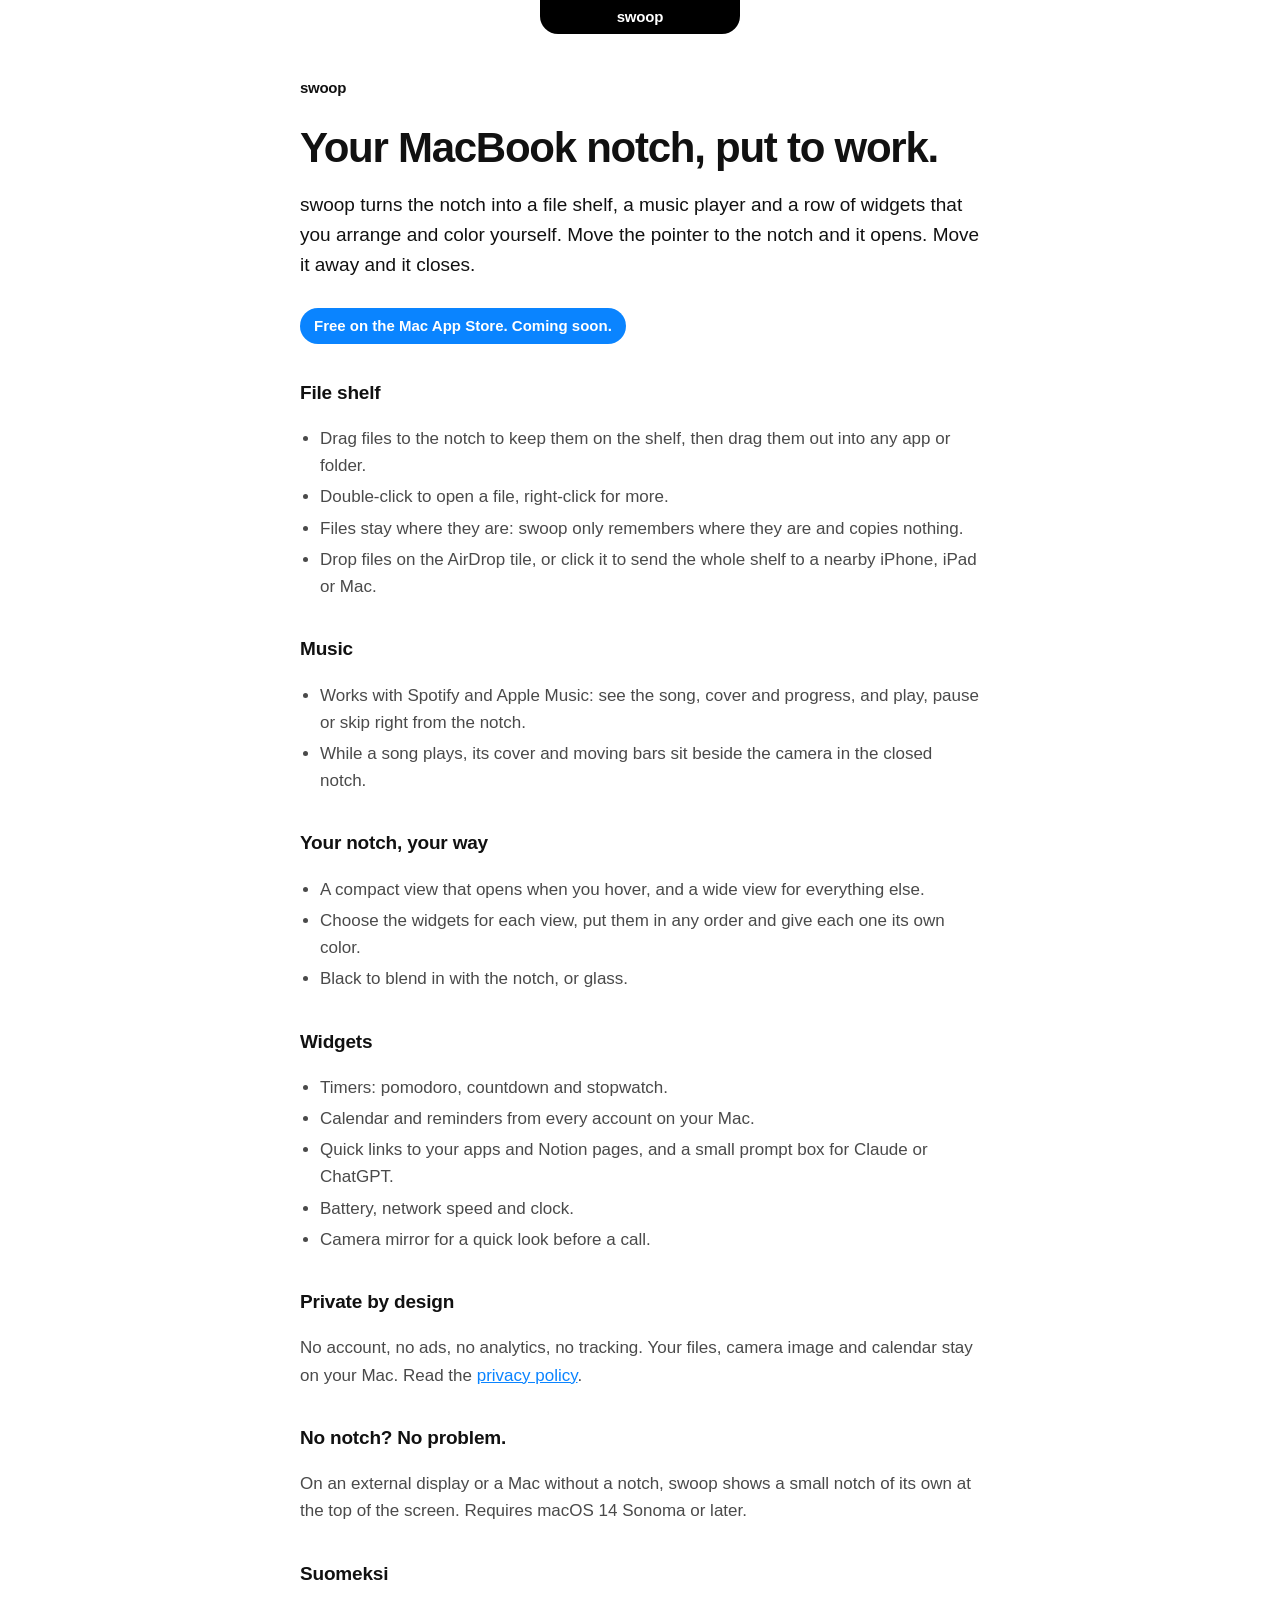
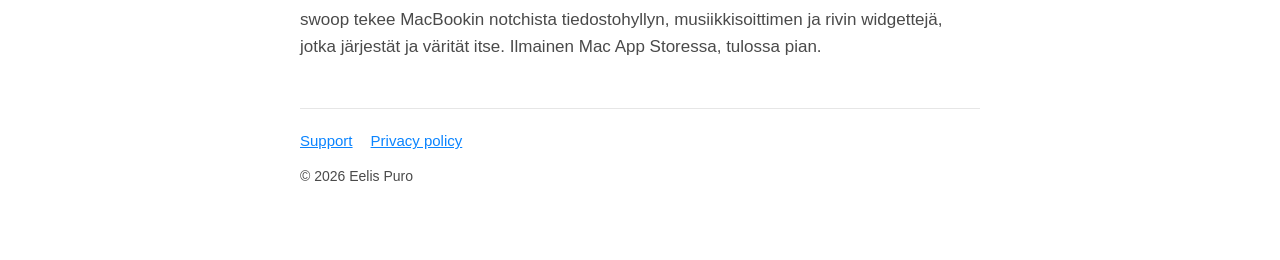
<file: index.html>
<!doctype html>
<html lang="en">
<head>
<meta charset="utf-8">
<meta name="viewport" content="width=device-width, initial-scale=1">
<title>swoop: your MacBook notch, put to work</title>
<meta name="description" content="swoop turns the notch of your MacBook into a file shelf, a music player and a row of widgets. Free on the Mac App Store.">
<link rel="stylesheet" href="style.css">
</head>
<body>
<div class="notch" aria-hidden="true">swoop</div>
<main>
<a class="brand" href="./">swoop</a>
<h1>Your MacBook notch, put to work.</h1>
<p class="lead">swoop turns the notch into a file shelf, a music player and a row of widgets that you arrange and color
yourself. Move the pointer to the notch and it opens. Move it away and it closes.</p>
<p class="badge">Free on the Mac App Store. Coming soon.</p>

<h2>File shelf</h2>
<ul>
<li>Drag files to the notch to keep them on the shelf, then drag them out into any app or folder.</li>
<li>Double-click to open a file, right-click for more.</li>
<li>Files stay where they are: swoop only remembers where they are and copies nothing.</li>
<li>Drop files on the AirDrop tile, or click it to send the whole shelf to a nearby iPhone, iPad or Mac.</li>
</ul>

<h2>Music</h2>
<ul>
<li>Works with Spotify and Apple Music: see the song, cover and progress, and play, pause or skip right from the notch.</li>
<li>While a song plays, its cover and moving bars sit beside the camera in the closed notch.</li>
</ul>

<h2>Your notch, your way</h2>
<ul>
<li>A compact view that opens when you hover, and a wide view for everything else.</li>
<li>Choose the widgets for each view, put them in any order and give each one its own color.</li>
<li>Black to blend in with the notch, or glass.</li>
</ul>

<h2>Widgets</h2>
<ul>
<li>Timers: pomodoro, countdown and stopwatch.</li>
<li>Calendar and reminders from every account on your Mac.</li>
<li>Quick links to your apps and Notion pages, and a small prompt box for Claude or ChatGPT.</li>
<li>Battery, network speed and clock.</li>
<li>Camera mirror for a quick look before a call.</li>
</ul>

<h2>Private by design</h2>
<p>No account, no ads, no analytics, no tracking. Your files, camera image and calendar stay on your Mac.
Read the <a href="./privacy/">privacy policy</a>.</p>

<h2>No notch? No problem.</h2>
<p>On an external display or a Mac without a notch, swoop shows a small notch of its own at the top of the screen.
Requires macOS 14 Sonoma or later.</p>

<h2 lang="fi">Suomeksi</h2>
<p lang="fi">swoop tekee MacBookin notchista tiedostohyllyn, musiikkisoittimen ja rivin widgettejä, jotka järjestät ja
värität itse. Ilmainen Mac App Storessa, tulossa pian.</p>

<nav><a href="./support/">Support</a><a href="./privacy/">Privacy policy</a></nav>
<footer>© 2026 Eelis Puro</footer>
</main>
</body>
</html>
</file>
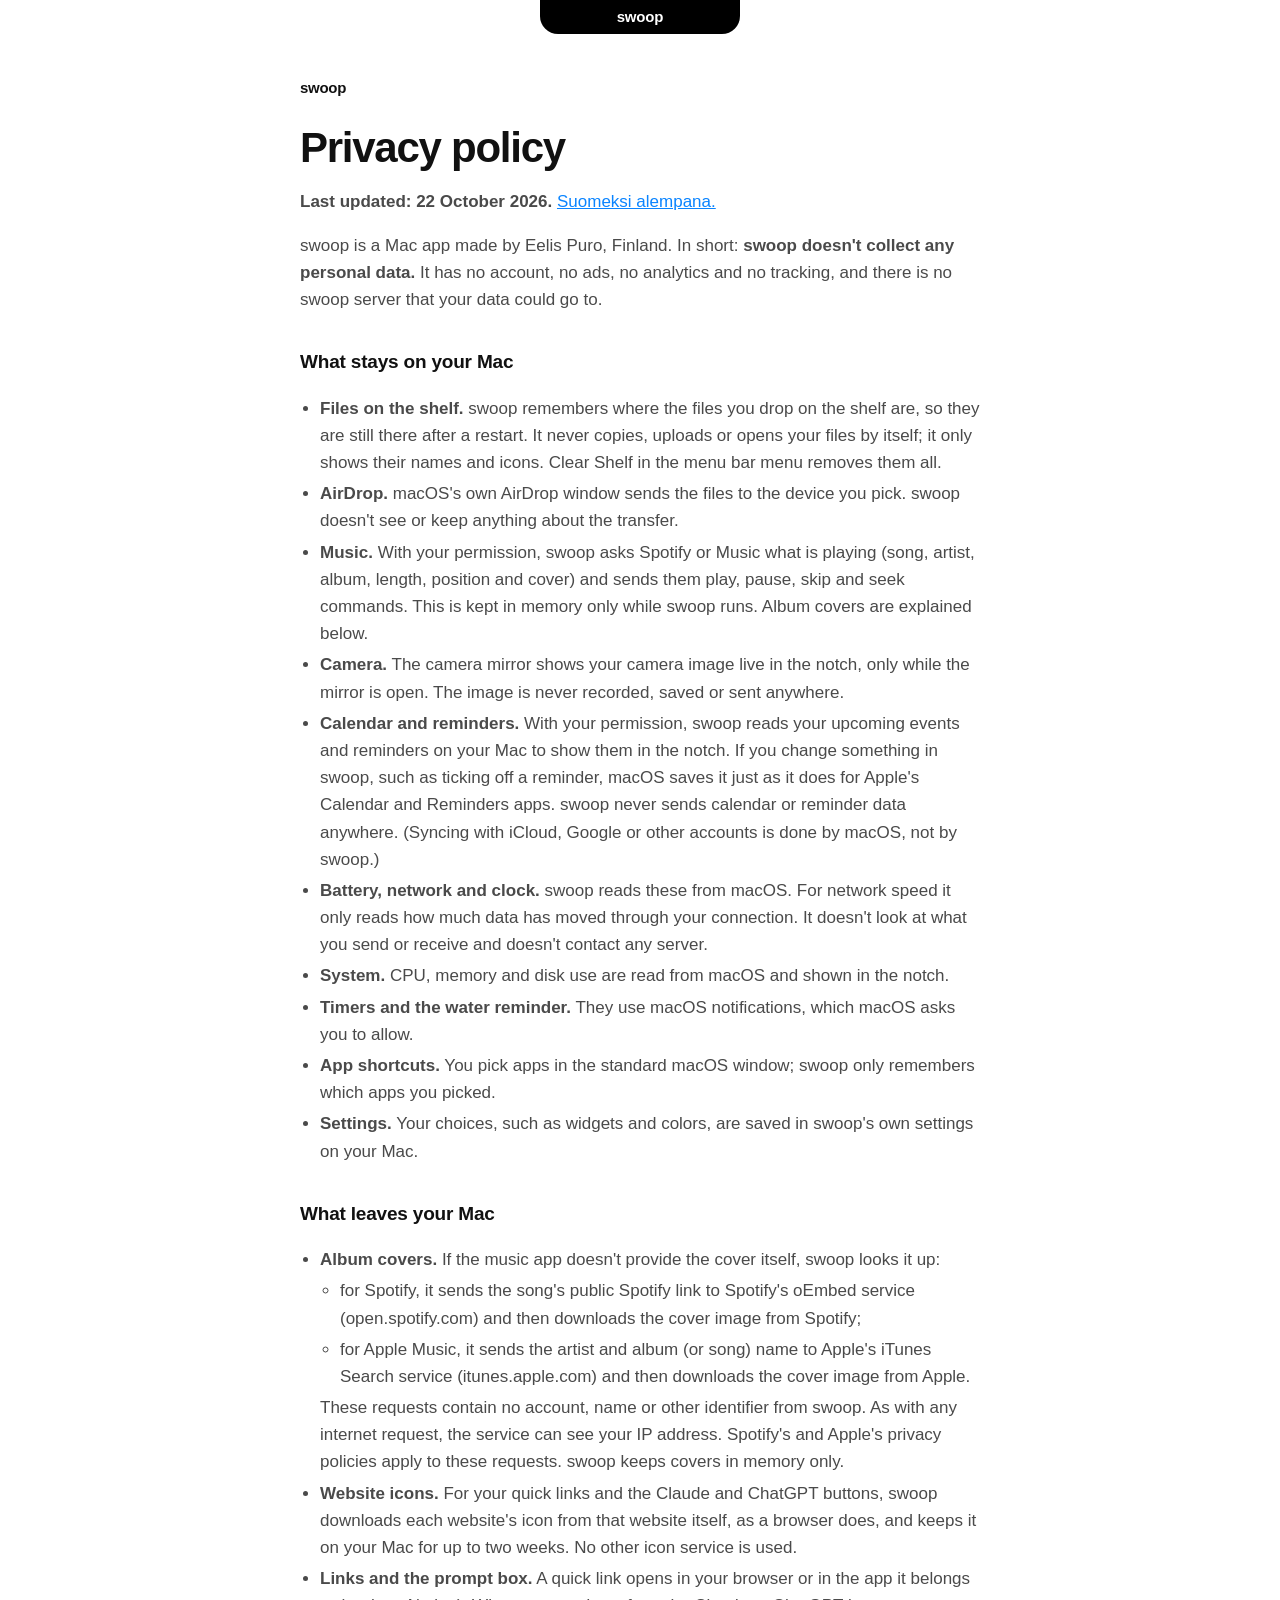
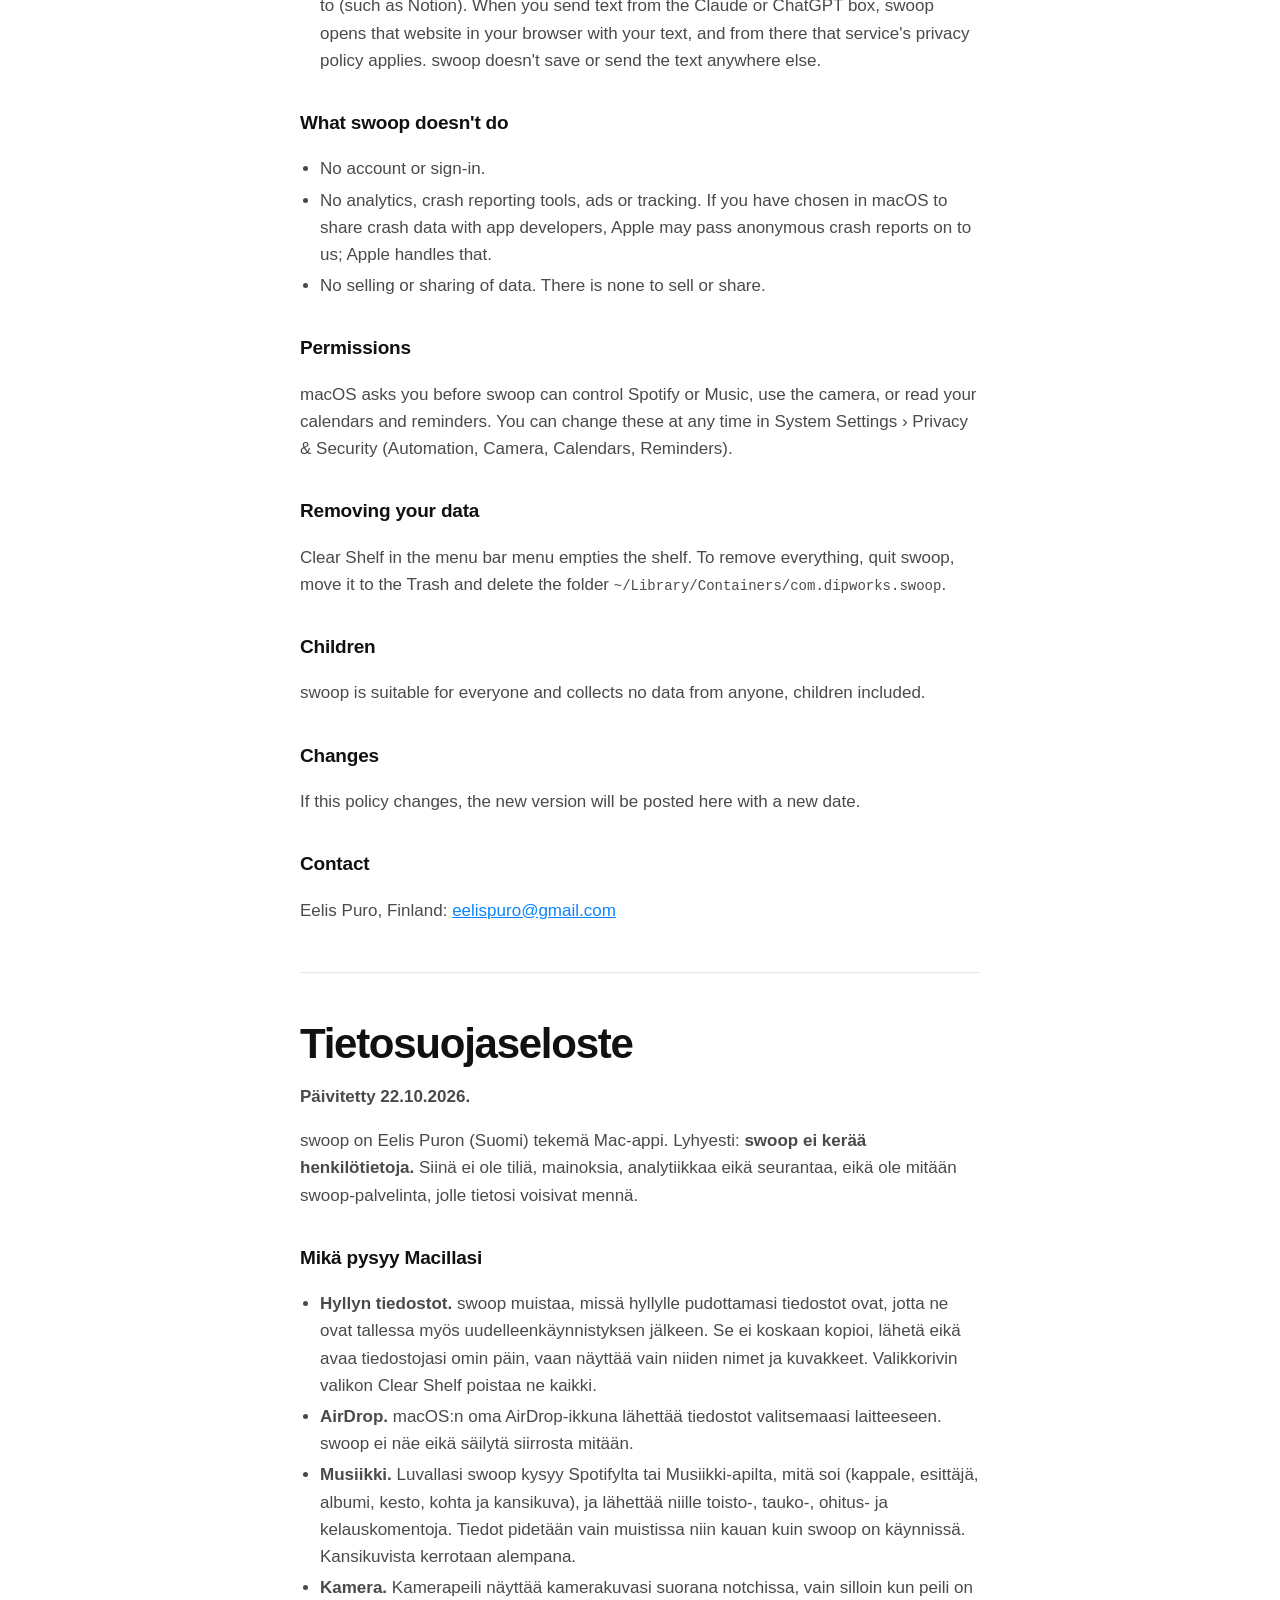
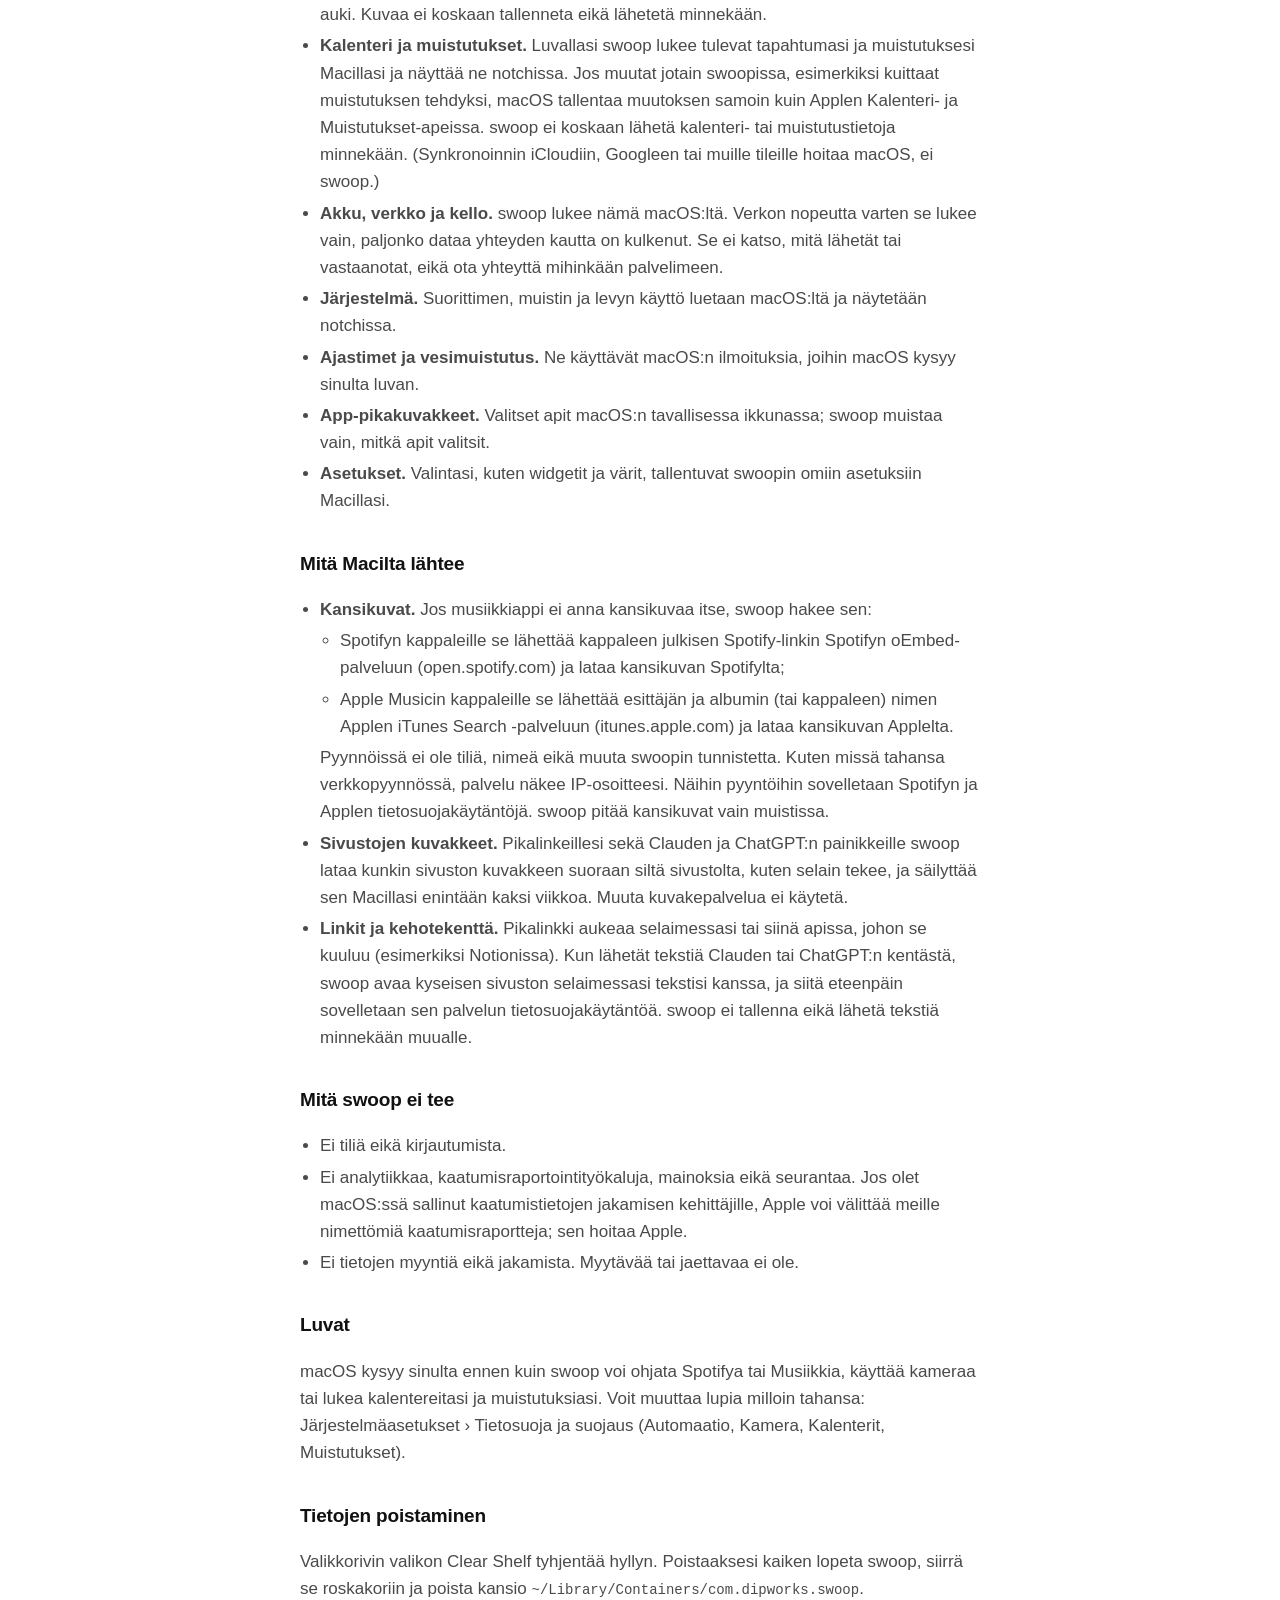
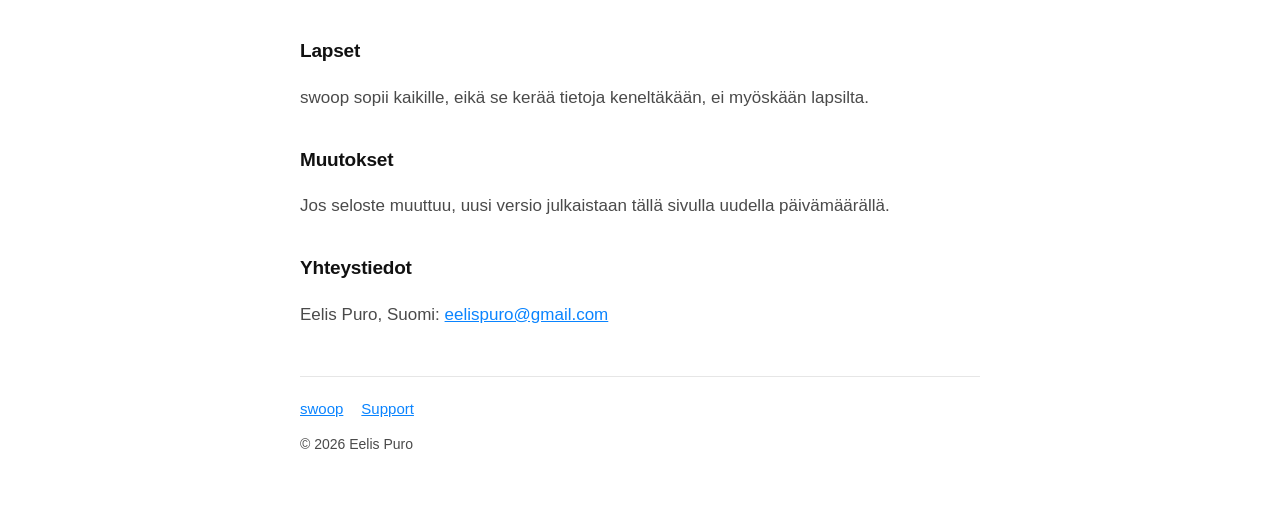
<file: privacy/index.html>
<!doctype html>
<html lang="en">
<head>
<meta charset="utf-8">
<meta name="viewport" content="width=device-width, initial-scale=1">
<title>swoop privacy policy</title>
<meta name="description" content="swoop doesn't collect any personal data. What stays on your Mac and what leaves it.">
<link rel="stylesheet" href="../style.css">
</head>
<body>
<div class="notch" aria-hidden="true">swoop</div>
<main>
<a class="brand" href="../">swoop</a>
<h1>Privacy policy</h1>
<p><strong>Last updated: 22 October 2026.</strong> <a href="#suomeksi">Suomeksi alempana.</a></p>

<p>swoop is a Mac app made by Eelis Puro, Finland. In short: <strong>swoop doesn't collect any personal data.</strong>
It has no account, no ads, no analytics and no tracking, and there is no swoop server that your data could go to.</p>

<h2>What stays on your Mac</h2>
<ul>
<li><strong>Files on the shelf.</strong> swoop remembers where the files you drop on the shelf are, so they are still
there after a restart. It never copies, uploads or opens your files by itself; it only shows their names and icons.
Clear Shelf in the menu bar menu removes them all.</li>
<li><strong>AirDrop.</strong> macOS's own AirDrop window sends the files to the device you pick. swoop doesn't see or
keep anything about the transfer.</li>
<li><strong>Music.</strong> With your permission, swoop asks Spotify or Music what is playing (song, artist, album,
length, position and cover) and sends them play, pause, skip and seek commands. This is kept in memory only while
swoop runs. Album covers are explained below.</li>
<li><strong>Camera.</strong> The camera mirror shows your camera image live in the notch, only while the mirror is
open. The image is never recorded, saved or sent anywhere.</li>
<li><strong>Calendar and reminders.</strong> With your permission, swoop reads your upcoming events and reminders on
your Mac to show them in the notch. If you change something in swoop, such as ticking off a reminder, macOS saves it
just as it does for Apple's Calendar and Reminders apps. swoop never sends calendar or reminder data anywhere.
(Syncing with iCloud, Google or other accounts is done by macOS, not by swoop.)</li>
<li><strong>Battery, network and clock.</strong> swoop reads these from macOS. For network speed it only reads how much
data has moved through your connection. It doesn't look at what you send or receive and doesn't contact any
server.</li>
<li><strong>System.</strong> CPU, memory and disk use are read from macOS and shown in the notch.</li>
<li><strong>Timers and the water reminder.</strong> They use macOS notifications, which macOS asks you to allow.</li>
<li><strong>App shortcuts.</strong> You pick apps in the standard macOS window; swoop only remembers which apps you
picked.</li>
<li><strong>Settings.</strong> Your choices, such as widgets and colors, are saved in swoop's own settings on your
Mac.</li>
</ul>

<h2>What leaves your Mac</h2>
<ul>
<li><strong>Album covers.</strong> If the music app doesn't provide the cover itself, swoop looks it up:
<ul>
<li>for Spotify, it sends the song's public Spotify link to Spotify's oEmbed service (open.spotify.com) and then
downloads the cover image from Spotify;</li>
<li>for Apple Music, it sends the artist and album (or song) name to Apple's iTunes Search service
(itunes.apple.com) and then downloads the cover image from Apple.</li>
</ul>
These requests contain no account, name or other identifier from swoop. As with any internet request, the service
can see your IP address. Spotify's and Apple's privacy policies apply to these requests. swoop keeps covers in memory
only.</li>
<li><strong>Website icons.</strong> For your quick links and the Claude and ChatGPT buttons, swoop downloads each
website's icon from that website itself, as a browser does, and keeps it on your Mac for up to two weeks. No other
icon service is used.</li>
<li><strong>Links and the prompt box.</strong> A quick link opens in your browser or in the app it belongs to (such as
Notion). When you send text from the Claude or ChatGPT box, swoop opens that website in your browser with your text,
and from there that service's privacy policy applies. swoop doesn't save or send the text anywhere else.</li>
</ul>

<h2>What swoop doesn't do</h2>
<ul>
<li>No account or sign-in.</li>
<li>No analytics, crash reporting tools, ads or tracking. If you have chosen in macOS to share crash data with app
developers, Apple may pass anonymous crash reports on to us; Apple handles that.</li>
<li>No selling or sharing of data. There is none to sell or share.</li>
</ul>

<h2>Permissions</h2>
<p>macOS asks you before swoop can control Spotify or Music, use the camera, or read your calendars and reminders.
You can change these at any time in System Settings › Privacy &amp; Security (Automation, Camera, Calendars,
Reminders).</p>

<h2>Removing your data</h2>
<p>Clear Shelf in the menu bar menu empties the shelf. To remove everything, quit swoop, move it to the Trash and
delete the folder <code>~/Library/Containers/com.dipworks.swoop</code>.</p>

<h2>Children</h2>
<p>swoop is suitable for everyone and collects no data from anyone, children included.</p>

<h2>Changes</h2>
<p>If this policy changes, the new version will be posted here with a new date.</p>

<h2>Contact</h2>
<p>Eelis Puro, Finland: <a href="mailto:eelispuro@gmail.com">eelispuro@gmail.com</a></p>

<hr>

<div lang="fi" id="suomeksi">
<h1>Tietosuojaseloste</h1>
<p><strong>Päivitetty 22.10.2026.</strong></p>

<p>swoop on Eelis Puron (Suomi) tekemä Mac-appi. Lyhyesti: <strong>swoop ei kerää henkilötietoja.</strong>
Siinä ei ole tiliä, mainoksia, analytiikkaa eikä seurantaa, eikä ole mitään swoop-palvelinta, jolle tietosi voisivat
mennä.</p>

<h2>Mikä pysyy Macillasi</h2>
<ul>
<li><strong>Hyllyn tiedostot.</strong> swoop muistaa, missä hyllylle pudottamasi tiedostot ovat, jotta ne ovat tallessa
myös uudelleenkäynnistyksen jälkeen. Se ei koskaan kopioi, lähetä eikä avaa tiedostojasi omin päin, vaan näyttää vain
niiden nimet ja kuvakkeet. Valikkorivin valikon Clear Shelf poistaa ne kaikki.</li>
<li><strong>AirDrop.</strong> macOS:n oma AirDrop-ikkuna lähettää tiedostot valitsemaasi laitteeseen. swoop ei näe eikä
säilytä siirrosta mitään.</li>
<li><strong>Musiikki.</strong> Luvallasi swoop kysyy Spotifylta tai Musiikki-apilta, mitä soi (kappale, esittäjä,
albumi, kesto, kohta ja kansikuva), ja lähettää niille toisto-, tauko-, ohitus- ja kelauskomentoja. Tiedot pidetään
vain muistissa niin kauan kuin swoop on käynnissä. Kansikuvista kerrotaan alempana.</li>
<li><strong>Kamera.</strong> Kamerapeili näyttää kamerakuvasi suorana notchissa, vain silloin kun peili on auki.
Kuvaa ei koskaan tallenneta eikä lähetetä minnekään.</li>
<li><strong>Kalenteri ja muistutukset.</strong> Luvallasi swoop lukee tulevat tapahtumasi ja muistutuksesi Macillasi
ja näyttää ne notchissa. Jos muutat jotain swoopissa, esimerkiksi kuittaat muistutuksen tehdyksi, macOS tallentaa
muutoksen samoin kuin Applen Kalenteri- ja Muistutukset-apeissa. swoop ei koskaan lähetä kalenteri- tai
muistutustietoja minnekään. (Synkronoinnin iCloudiin, Googleen tai muille tileille hoitaa macOS, ei swoop.)</li>
<li><strong>Akku, verkko ja kello.</strong> swoop lukee nämä macOS:ltä. Verkon nopeutta varten se lukee vain, paljonko
dataa yhteyden kautta on kulkenut. Se ei katso, mitä lähetät tai vastaanotat, eikä ota yhteyttä mihinkään
palvelimeen.</li>
<li><strong>Järjestelmä.</strong> Suorittimen, muistin ja levyn käyttö luetaan macOS:ltä ja näytetään notchissa.</li>
<li><strong>Ajastimet ja vesimuistutus.</strong> Ne käyttävät macOS:n ilmoituksia, joihin macOS kysyy sinulta
luvan.</li>
<li><strong>App-pikakuvakkeet.</strong> Valitset apit macOS:n tavallisessa ikkunassa; swoop muistaa vain, mitkä apit
valitsit.</li>
<li><strong>Asetukset.</strong> Valintasi, kuten widgetit ja värit, tallentuvat swoopin omiin asetuksiin
Macillasi.</li>
</ul>

<h2>Mitä Macilta lähtee</h2>
<ul>
<li><strong>Kansikuvat.</strong> Jos musiikkiappi ei anna kansikuvaa itse, swoop hakee sen:
<ul>
<li>Spotifyn kappaleille se lähettää kappaleen julkisen Spotify-linkin Spotifyn oEmbed-palveluun (open.spotify.com)
ja lataa kansikuvan Spotifylta;</li>
<li>Apple Musicin kappaleille se lähettää esittäjän ja albumin (tai kappaleen) nimen Applen iTunes Search -palveluun
(itunes.apple.com) ja lataa kansikuvan Applelta.</li>
</ul>
Pyynnöissä ei ole tiliä, nimeä eikä muuta swoopin tunnistetta. Kuten missä tahansa verkkopyynnössä, palvelu näkee
IP-osoitteesi. Näihin pyyntöihin sovelletaan Spotifyn ja Applen tietosuojakäytäntöjä. swoop pitää kansikuvat vain
muistissa.</li>
<li><strong>Sivustojen kuvakkeet.</strong> Pikalinkeillesi sekä Clauden ja ChatGPT:n painikkeille swoop lataa kunkin
sivuston kuvakkeen suoraan siltä sivustolta, kuten selain tekee, ja säilyttää sen Macillasi enintään kaksi viikkoa.
Muuta kuvakepalvelua ei käytetä.</li>
<li><strong>Linkit ja kehotekenttä.</strong> Pikalinkki aukeaa selaimessasi tai siinä apissa, johon se kuuluu
(esimerkiksi Notionissa). Kun lähetät tekstiä Clauden tai ChatGPT:n kentästä, swoop avaa kyseisen sivuston
selaimessasi tekstisi kanssa, ja siitä eteenpäin sovelletaan sen palvelun tietosuojakäytäntöä. swoop ei tallenna eikä
lähetä tekstiä minnekään muualle.</li>
</ul>

<h2>Mitä swoop ei tee</h2>
<ul>
<li>Ei tiliä eikä kirjautumista.</li>
<li>Ei analytiikkaa, kaatumisraportointityökaluja, mainoksia eikä seurantaa. Jos olet macOS:ssä sallinut
kaatumistietojen jakamisen kehittäjille, Apple voi välittää meille nimettömiä kaatumisraportteja; sen hoitaa
Apple.</li>
<li>Ei tietojen myyntiä eikä jakamista. Myytävää tai jaettavaa ei ole.</li>
</ul>

<h2>Luvat</h2>
<p>macOS kysyy sinulta ennen kuin swoop voi ohjata Spotifya tai Musiikkia, käyttää kameraa tai lukea kalentereitasi ja
muistutuksiasi. Voit muuttaa lupia milloin tahansa: Järjestelmäasetukset › Tietosuoja ja suojaus (Automaatio, Kamera,
Kalenterit, Muistutukset).</p>

<h2>Tietojen poistaminen</h2>
<p>Valikkorivin valikon Clear Shelf tyhjentää hyllyn. Poistaaksesi kaiken lopeta swoop, siirrä se roskakoriin ja
poista kansio <code>~/Library/Containers/com.dipworks.swoop</code>.</p>

<h2>Lapset</h2>
<p>swoop sopii kaikille, eikä se kerää tietoja keneltäkään, ei myöskään lapsilta.</p>

<h2>Muutokset</h2>
<p>Jos seloste muuttuu, uusi versio julkaistaan tällä sivulla uudella päivämäärällä.</p>

<h2>Yhteystiedot</h2>
<p>Eelis Puro, Suomi: <a href="mailto:eelispuro@gmail.com">eelispuro@gmail.com</a></p>
</div>

<nav><a href="../">swoop</a><a href="../support/">Support</a></nav>
<footer>© 2026 Eelis Puro</footer>
</main>
</body>
</html>
</file>
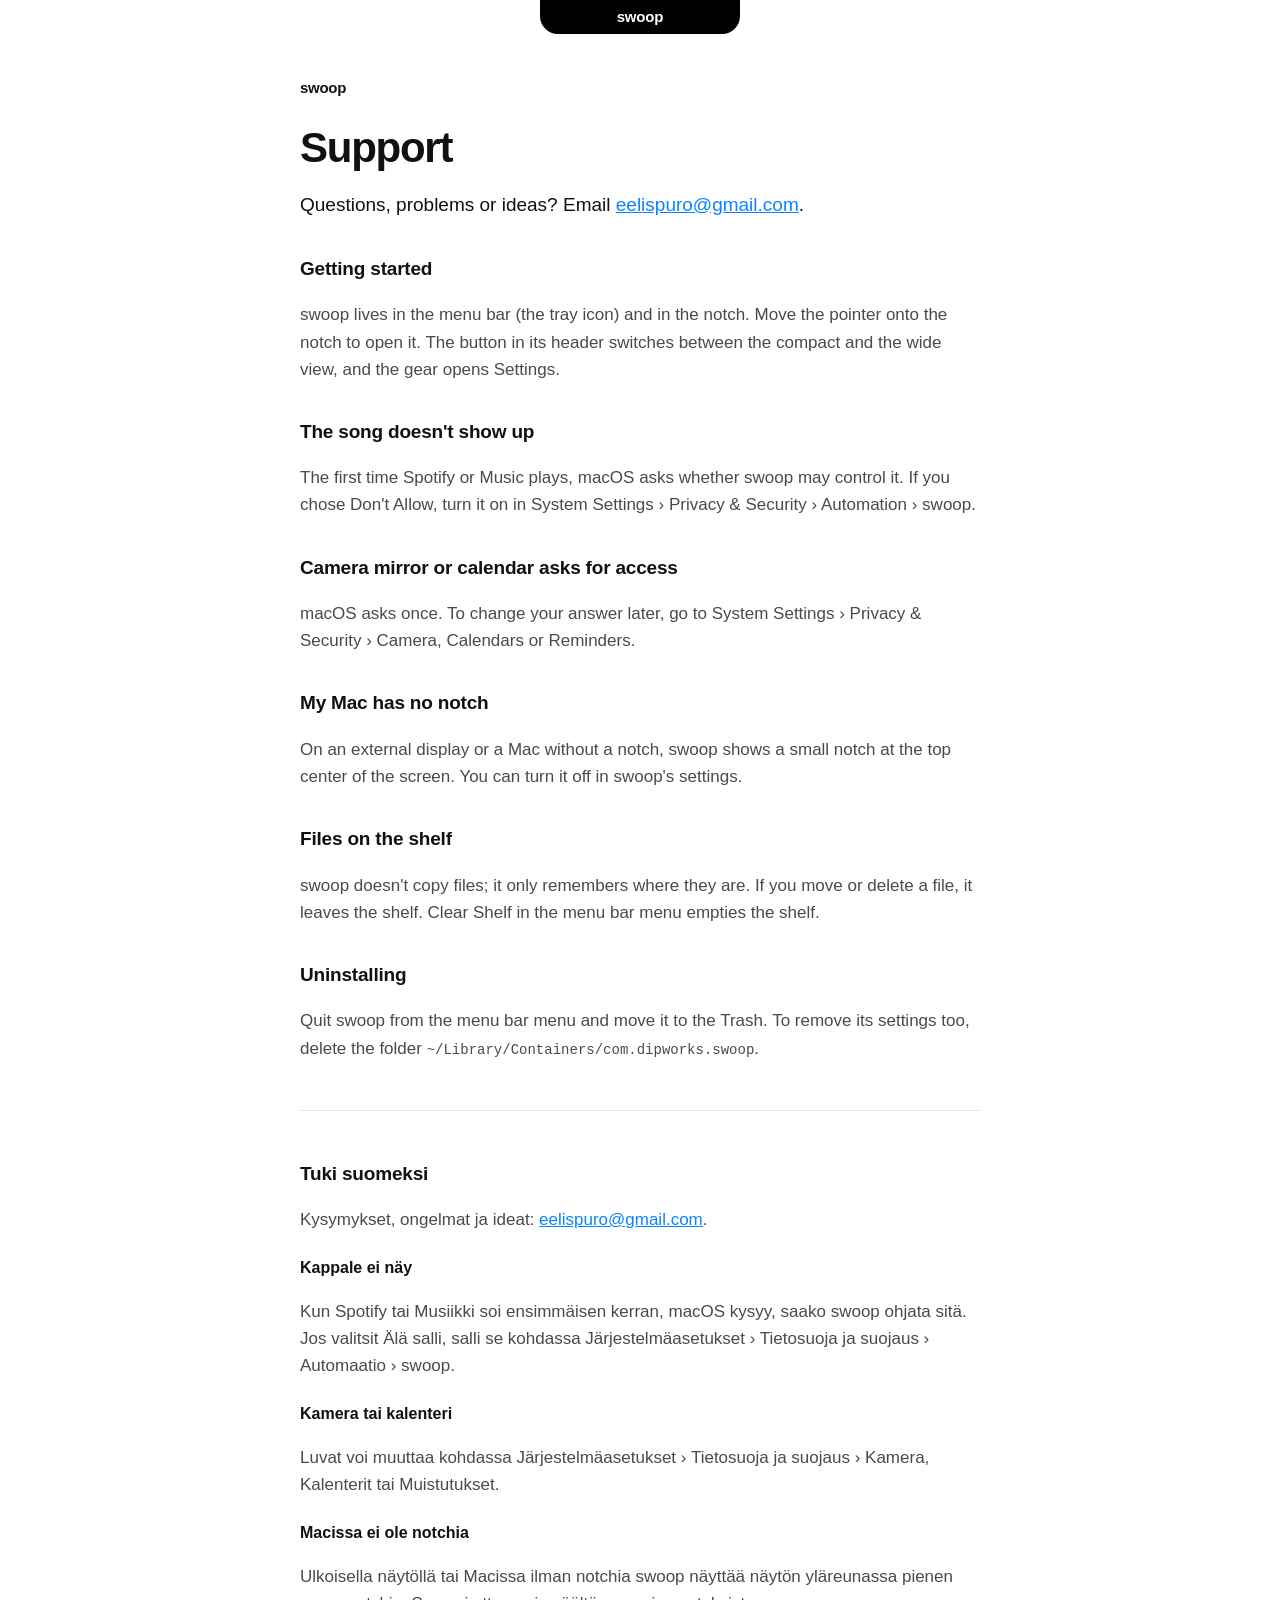
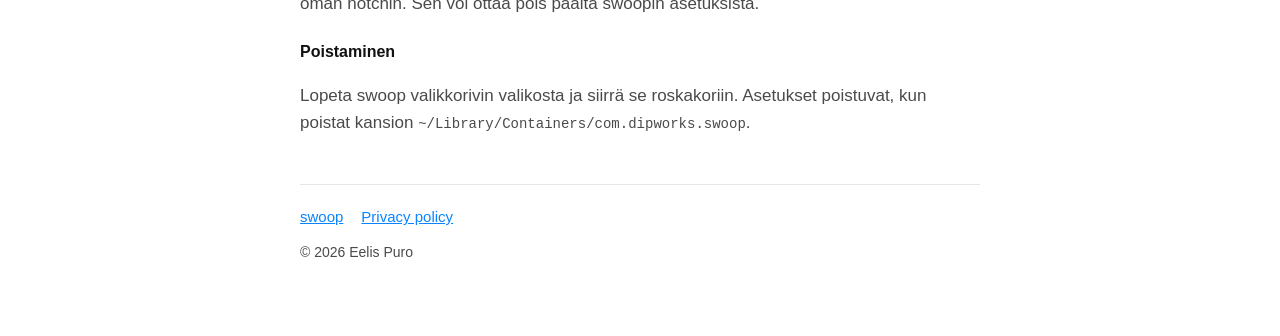
<file: support/index.html>
<!doctype html>
<html lang="en">
<head>
<meta charset="utf-8">
<meta name="viewport" content="width=device-width, initial-scale=1">
<title>swoop support</title>
<meta name="description" content="Help with swoop, the MacBook notch app, and how to contact its developer.">
<link rel="stylesheet" href="../style.css">
</head>
<body>
<div class="notch" aria-hidden="true">swoop</div>
<main>
<a class="brand" href="../">swoop</a>
<h1>Support</h1>
<p class="lead">Questions, problems or ideas? Email <a href="mailto:eelispuro@gmail.com">eelispuro@gmail.com</a>.</p>

<h2>Getting started</h2>
<p>swoop lives in the menu bar (the tray icon) and in the notch. Move the pointer onto the notch to open it.
The button in its header switches between the compact and the wide view, and the gear opens Settings.</p>

<h2>The song doesn't show up</h2>
<p>The first time Spotify or Music plays, macOS asks whether swoop may control it. If you chose Don't Allow, turn it
on in System Settings › Privacy &amp; Security › Automation › swoop.</p>

<h2>Camera mirror or calendar asks for access</h2>
<p>macOS asks once. To change your answer later, go to System Settings › Privacy &amp; Security › Camera, Calendars or
Reminders.</p>

<h2>My Mac has no notch</h2>
<p>On an external display or a Mac without a notch, swoop shows a small notch at the top center of the screen. You can
turn it off in swoop's settings.</p>

<h2>Files on the shelf</h2>
<p>swoop doesn't copy files; it only remembers where they are. If you move or delete a file, it leaves the shelf.
Clear Shelf in the menu bar menu empties the shelf.</p>

<h2>Uninstalling</h2>
<p>Quit swoop from the menu bar menu and move it to the Trash. To remove its settings too, delete the folder
<code>~/Library/Containers/com.dipworks.swoop</code>.</p>

<hr>

<div lang="fi">
<h2>Tuki suomeksi</h2>
<p>Kysymykset, ongelmat ja ideat: <a href="mailto:eelispuro@gmail.com">eelispuro@gmail.com</a>.</p>
<h3>Kappale ei näy</h3>
<p>Kun Spotify tai Musiikki soi ensimmäisen kerran, macOS kysyy, saako swoop ohjata sitä. Jos valitsit Älä salli,
salli se kohdassa Järjestelmäasetukset › Tietosuoja ja suojaus › Automaatio › swoop.</p>
<h3>Kamera tai kalenteri</h3>
<p>Luvat voi muuttaa kohdassa Järjestelmäasetukset › Tietosuoja ja suojaus › Kamera, Kalenterit tai Muistutukset.</p>
<h3>Macissa ei ole notchia</h3>
<p>Ulkoisella näytöllä tai Macissa ilman notchia swoop näyttää näytön yläreunassa pienen oman notchin. Sen voi ottaa
pois päältä swoopin asetuksista.</p>
<h3>Poistaminen</h3>
<p>Lopeta swoop valikkorivin valikosta ja siirrä se roskakoriin. Asetukset poistuvat, kun poistat kansion
<code>~/Library/Containers/com.dipworks.swoop</code>.</p>
</div>

<nav><a href="../">swoop</a><a href="../privacy/">Privacy policy</a></nav>
<footer>© 2026 Eelis Puro</footer>
</main>
</body>
</html>
</file>
<file: style.css>
:root {
  color-scheme: light dark;
  --bg: #ffffff;
  --text: #111111;
  --muted: #4a4a4a;
  --line: #e6e6e6;
  --accent: #0a84ff;
}
@media (prefers-color-scheme: dark) {
  :root { --bg: #0c0c0d; --text: #f2f2f2; --muted: #b4b4b4; --line: #2a2a2c; }
}
body {
  margin: 0;
  background: var(--bg);
  color: var(--text);
  font: 17px/1.6 -apple-system, BlinkMacSystemFont, "Helvetica Neue", Helvetica, Arial, sans-serif;
}
/* The brand mark: a notch hanging from the top edge of the page. */
.notch {
  width: 200px;
  height: 34px;
  margin: 0 auto;
  background: #000;
  border-radius: 0 0 18px 18px;
  box-shadow: 0 0 0 1px rgba(255, 255, 255, 0.06);
  color: #fff;
  font-weight: 700;
  font-size: 15px;
  letter-spacing: -0.01em;
  display: flex;
  align-items: center;
  justify-content: center;
}
main { max-width: 680px; margin: 0 auto; padding: 40px 20px 72px; }
.brand { font-weight: 800; letter-spacing: -0.02em; font-size: 15px; color: var(--text); text-decoration: none; }
h1 { font-size: 42px; line-height: 1.08; letter-spacing: -0.03em; margin: 24px 0 12px; }
h2 { font-size: 19px; letter-spacing: -0.01em; margin: 34px 0 6px; }
h3 { font-size: 16px; margin: 22px 0 4px; }
p, li { color: var(--muted); }
.lead { font-size: 19px; color: var(--text); }
.badge { display: inline-block; margin: 8px 0 0; padding: 6px 14px; border-radius: 999px; background: var(--accent); color: #fff; font-weight: 600; font-size: 15px; }
ul { padding-left: 20px; }
li { margin: 4px 0; }
a { color: var(--accent); }
code { font: 14px ui-monospace, SFMono-Regular, Menlo, monospace; }
hr { border: 0; border-top: 1px solid var(--line); margin: 48px 0; }
nav { margin-top: 48px; padding-top: 20px; border-top: 1px solid var(--line); font-size: 15px; display: flex; gap: 18px; flex-wrap: wrap; }
footer { margin-top: 12px; font-size: 14px; color: var(--muted); }
</file>
